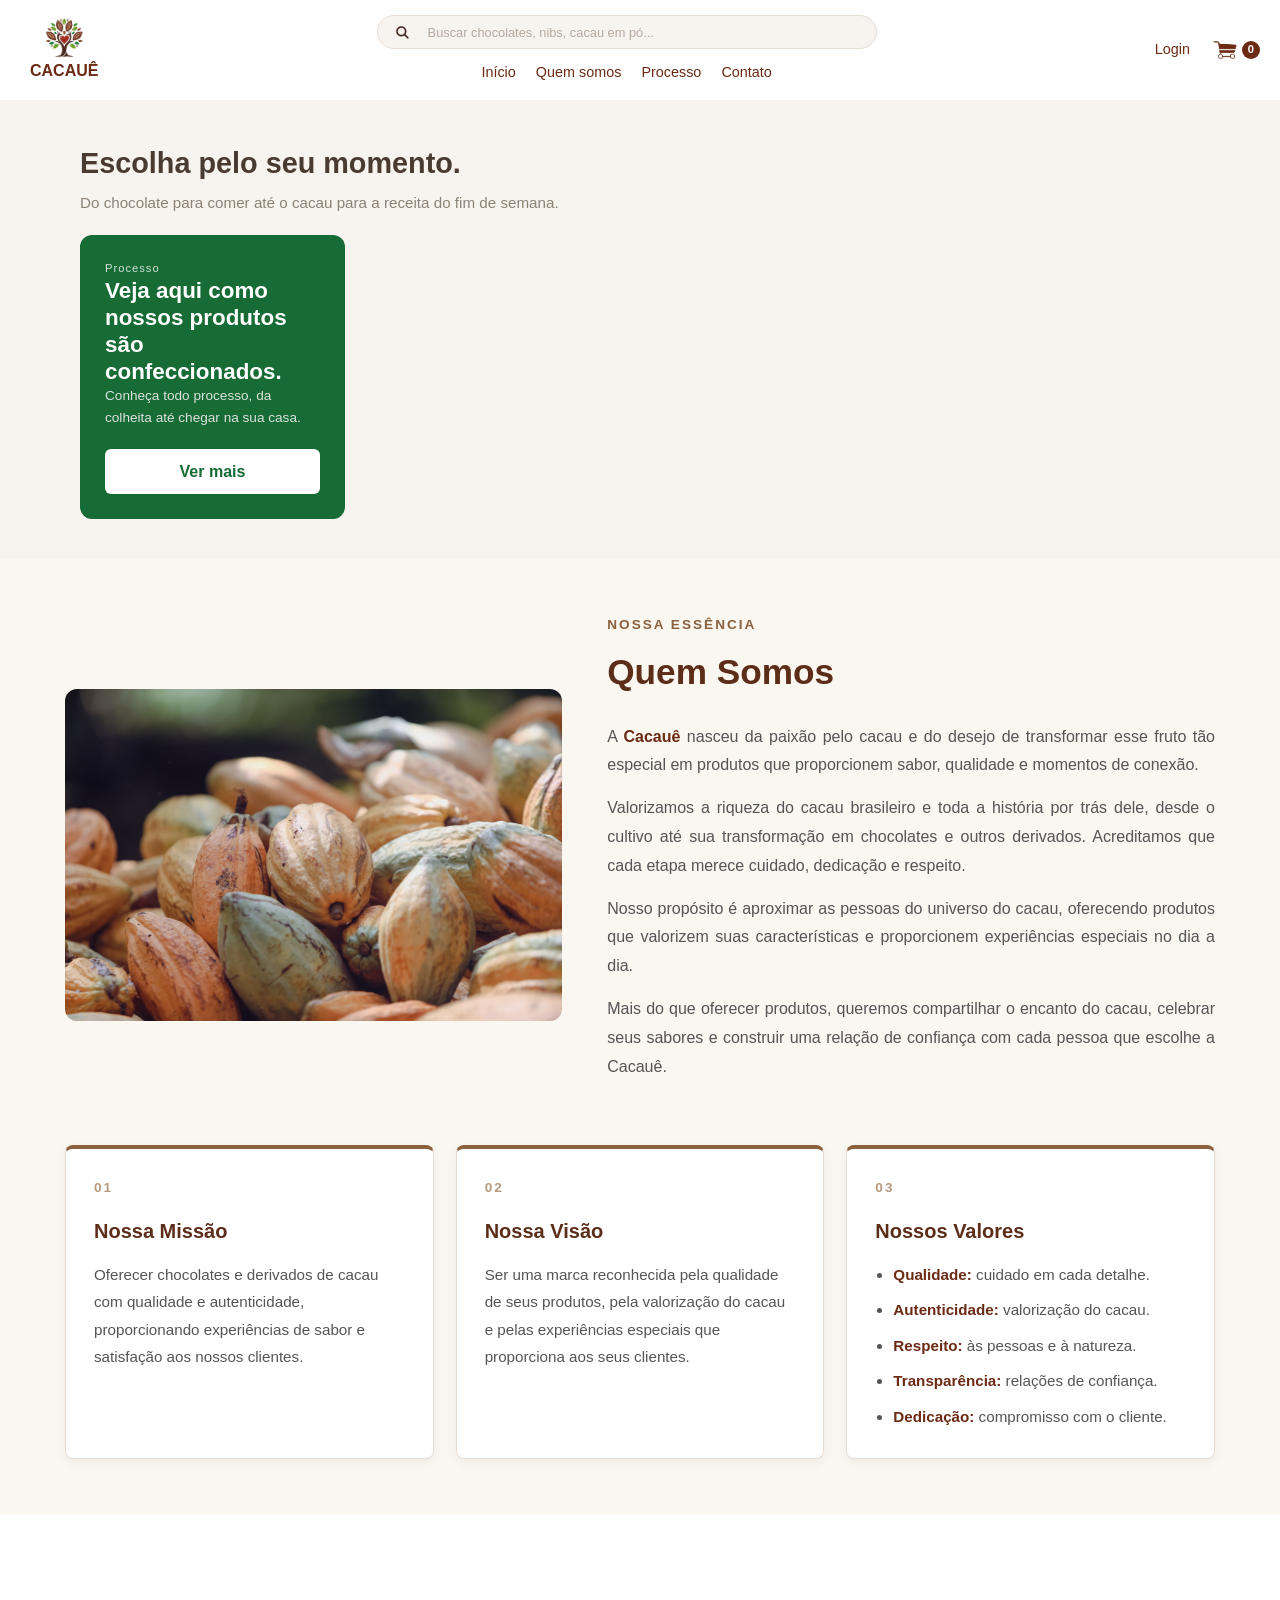
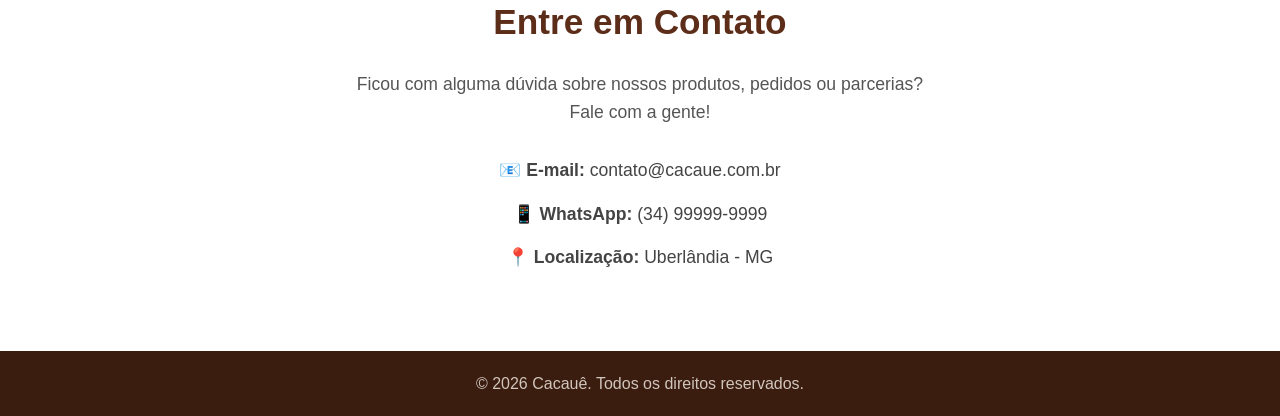
<file: index.html>
<!doctype html>
<html lang="pt-BR">
  <head>
    <meta charset="UTF-8" />
    <meta name="viewport" content="width=device-width, initial-scale=1.0" />
    <title>Cacauê pra você</title>
    <link rel="icon" href="./imagens/logo_Cacaue_arvore.png" />
    <link rel="stylesheet" href="styles.css" />
  </head>
  <body>
    <header>
      <div class="logo-cacaue">
        <img
          class="img-logo-cacaue"
          src="./imagens/logo_Cacaue_arvore.png"
          alt="Logo da Cacauê"
        />
        <h1 class="nome-logo-cacaue">CACAUÊ</h1>
      </div>

      <div class="header-centro">
        <div class="pesquisa-container">
          <img
            src="./imagens/Buscar.png"
            alt="Ícone de busca"
            class="pesquisa-icone"
          />
          <input
            type="text"
            placeholder="Buscar chocolates, nibs, cacau em pó..."
            class="pesquisa-input"
            id="campo-pesquisa"
          />
        </div>

        <nav class="menu-navegacao">
          <ul>
            <li><a href="index.html">Início</a></li>
            <li><a href="#quem-somos">Quem somos</a></li>
            <li><a href="processo.html">Processo</a></li>
            <li><a href="#contato">Contato</a></li>
          </ul>
        </nav>
      </div>

      <div class="header-direita">
        <a class="login-link" href="login.html">Login</a>
        <a href="carrinho.html" class="carrinho-link">
          <img
            class="img-carrinho"
            src="./imagens/carrinho.png"
            alt="Carrinho de Compras"
          />
          <span id="carrinho-contador" class="carrinho-contador-estilo">0</span>
        </a>
      </div>
    </header>

    <main>
      <section class="secao-produtos">
        <div class="produtos-header">
          <h2>Escolha pelo seu momento.</h2>
          <p>
            Do chocolate para comer até o cacau para a receita do fim de semana.
          </p>
          <!-- ================= Injeção dos cards de produtos via javascript ================= -->
          <div class="produtos-grid">
            <div class="card-destaque-vertical">
              <span class="sub-destaque">Processo</span>
              <h3>Veja aqui como nossos produtos são confeccionados.</h3>
              <p>Conheça todo processo, da colheita até chegar na sua casa.</p>
              <a href="processo.html" class="btn-ver-mais">Ver mais</a>
            </div>
          </div>
        </div>
      </section>

      <!-- ================= SEÇÃO QUEM SOMOS ================= -->
      <section id="quem-somos" class="secao-quem-somos">
        <div class="quem-somos-container">
          <div class="quem-somos-apresentacao">
            <img
              src="./imagens/Cacau_Quemsomos.jpg"
              alt="Logo da Cacauê"
              class="imagem-quem-somos"
            />

            <div class="quem-somos-texto">
              <span class="subtitulo-quem-somos">Nossa essência</span>
              <h2>Quem Somos</h2>

              <p>
                A <strong>Cacauê</strong> nasceu da paixão pelo cacau e do
                desejo de transformar esse fruto tão especial em produtos que
                proporcionem sabor, qualidade e momentos de conexão.
              </p>

              <p>
                Valorizamos a riqueza do cacau brasileiro e toda a história por
                trás dele, desde o cultivo até sua transformação em chocolates e
                outros derivados. Acreditamos que cada etapa merece cuidado,
                dedicação e respeito.
              </p>

              <p>
                Nosso propósito é aproximar as pessoas do universo do cacau,
                oferecendo produtos que valorizem suas características e
                proporcionem experiências especiais no dia a dia.
              </p>

              <p>
                Mais do que oferecer produtos, queremos compartilhar o encanto
                do cacau, celebrar seus sabores e construir uma relação de
                confiança com cada pessoa que escolhe a Cacauê.
              </p>
            </div>
          </div>

          <div class="institucional-cacaue">
            <article class="bloco-institucional">
              <span class="institucional-numero">01</span>
              <h3>Nossa Missão</h3>
              <p>
                Oferecer chocolates e derivados de cacau com qualidade e
                autenticidade, proporcionando experiências de sabor e satisfação
                aos nossos clientes.
              </p>
            </article>

            <article class="bloco-institucional">
              <span class="institucional-numero">02</span>
              <h3>Nossa Visão</h3>
              <p>
                Ser uma marca reconhecida pela qualidade de seus produtos, pela
                valorização do cacau e pelas experiências especiais que
                proporciona aos seus clientes.
              </p>
            </article>

            <article class="bloco-institucional">
              <span class="institucional-numero">03</span>
              <h3>Nossos Valores</h3>
              <ul>
                <li><strong>Qualidade:</strong> cuidado em cada detalhe.</li>
                <li><strong>Autenticidade:</strong> valorização do cacau.</li>
                <li><strong>Respeito:</strong> às pessoas e à natureza.</li>
                <li><strong>Transparência:</strong> relações de confiança.</li>
                <li><strong>Dedicação:</strong> compromisso com o cliente.</li>
              </ul>
            </article>
          </div>
        </div>
      </section>

      <!-- ================= SEÇÃO CONTATO ================= -->
      <section
        id="contato"
        class="secao-contato"
        style="
          padding: 80px 20px;
          background-color: #ffffff;
          text-align: center;
        "
      >
        <div style="max-width: 600px; margin: 0 auto">
          <h2
            style="
              color: var(--cor-marrom-principal, #3b1d10);
              font-size: 2.2rem;
              margin-bottom: 20px;
            "
          >
            Entre em Contato
          </h2>
          <p style="color: #555; font-size: 1.1rem; margin-bottom: 30px">
            Ficou com alguma dúvida sobre nossos produtos, pedidos ou parcerias?
            Fale com a gente!
          </p>
          <div
            style="
              display: flex;
              flex-direction: column;
              gap: 15px;
              font-size: 1.1rem;
              color: #444;
            "
          >
            <p>📧 <strong>E-mail:</strong> contato@cacaue.com.br</p>
            <p>📱 <strong>WhatsApp:</strong> (34) 99999-9999</p>
            <p>📍 <strong>Localização:</strong> Uberlândia - MG</p>
          </div>
        </div>
      </section>
    </main>

    <footer>
      <p>&copy; 2026 Cacauê. Todos os direitos reservados.</p>
    </footer>
    <script src="modal.js"></script>
    <script src="carrinho.js"></script>
    <script src="index.js"></script>
  </body>
</html>
</file>
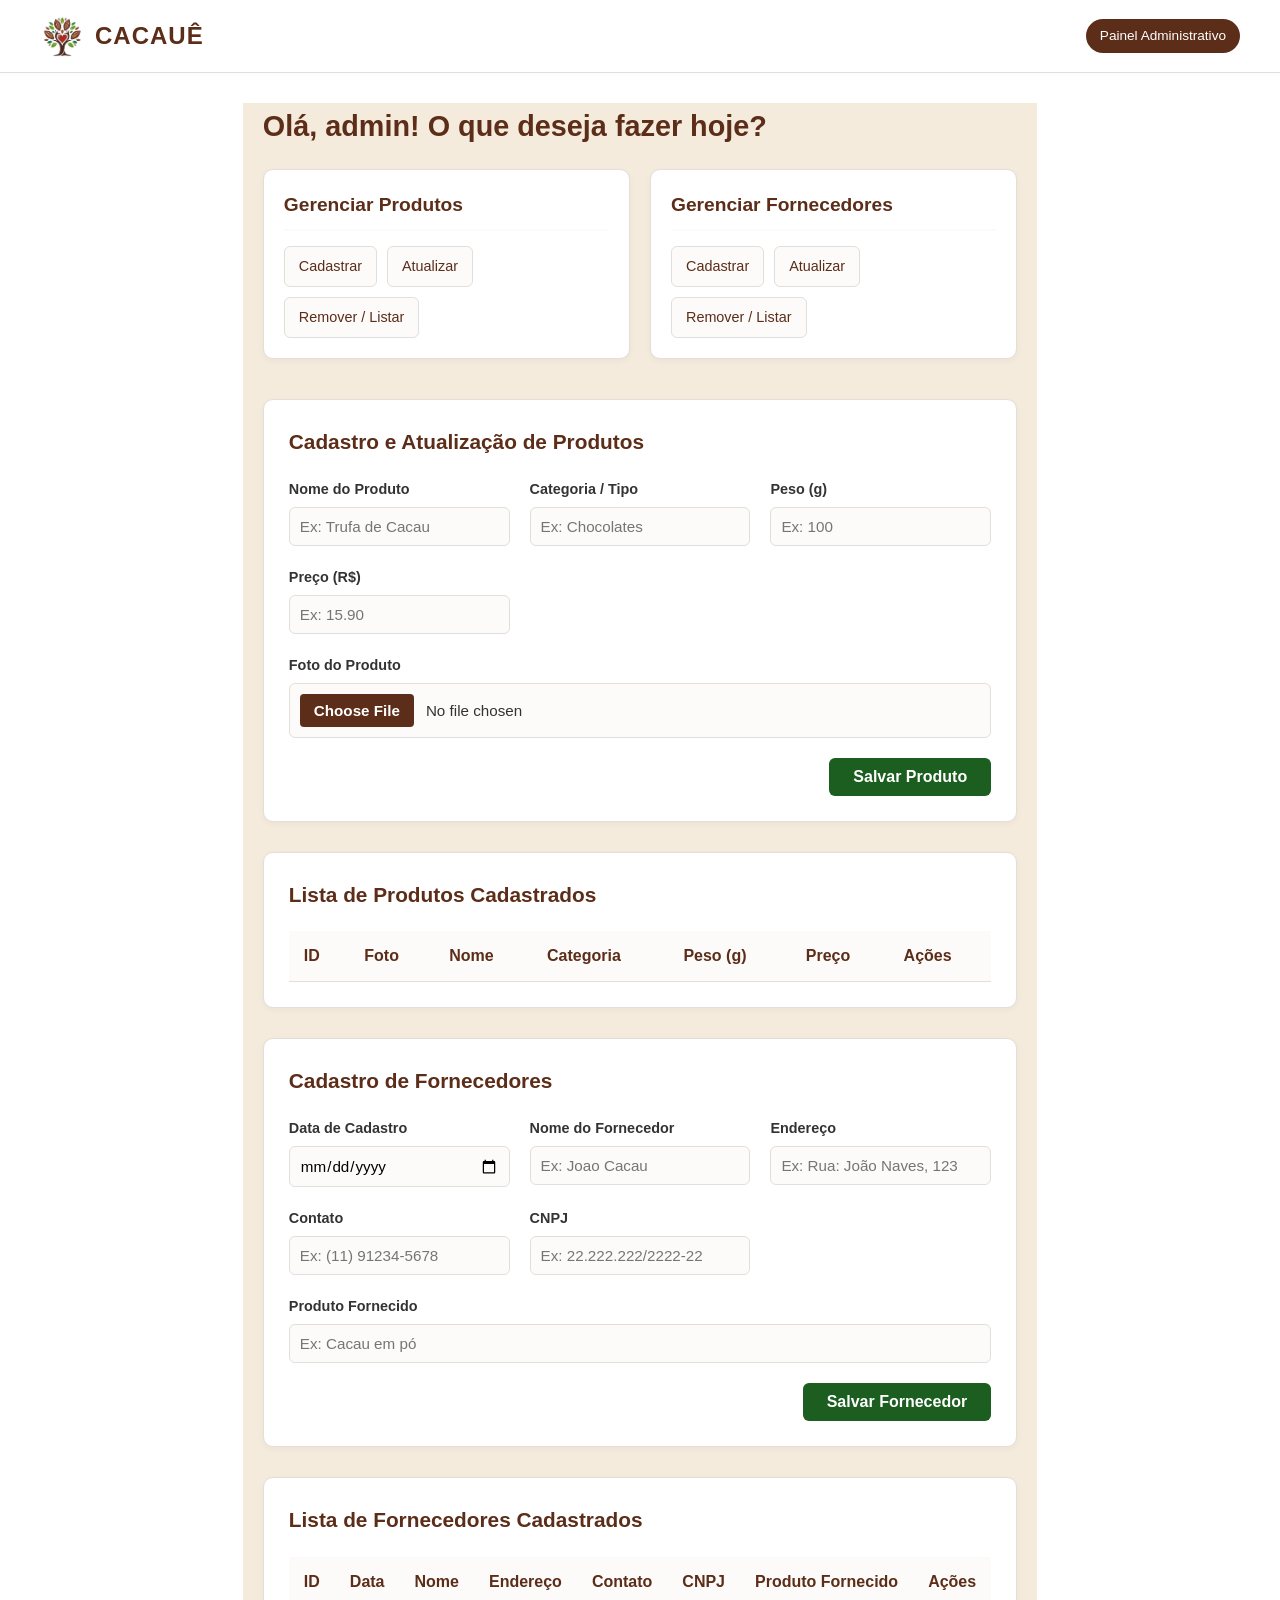
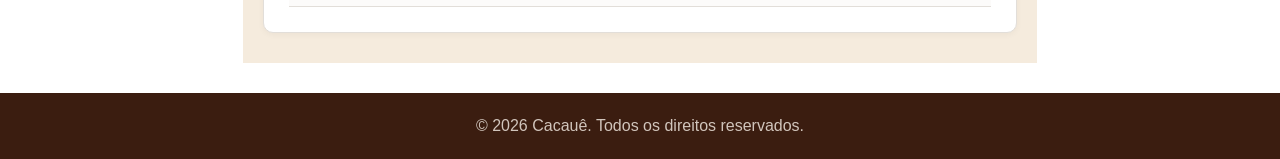
<file: admin.html>
<!doctype html>
<html lang="pt-BR">
  <head>
    <meta charset="UTF-8" />
    <meta name="viewport" content="width=device-width, initial-scale=1.0" />
    <title>Painel Administrativo - CACAUÊ</title>
    <link rel="icon" href="./imagens/logo_Cacaue_arvore.png" />
    <link rel="stylesheet" href="styles.css" />
  </head>
  <body>
    <!-- Cabeçalho Principal da Administração -->
    <header class="cabecalho-administrativo">
      <div class="bloco-logotipo">
        <img
          class="imagem-logo-arvore"
          src="./imagens/logo_Cacaue_arvore.png"
          alt="Logo da Cacauê"
        />
        <h1 class="titulo-logotipo">CACAUÊ</h1>
      </div>
      <a href="index.html" class="etiqueta-painel">Painel Administrativo</a>
    </header>

    <!-- Conteúdo Principal -->
    <main class="conteudo-principal">
      <section class="secao-boas-vindas">
        <h2>Olá, admin! O que deseja fazer hoje?</h2>
      </section>

      <!-- Menu de Navegação e Ações Rápidas -->
      <nav class="menu-acoes-rapidas">
        <div class="cartao-menu">
          <h3>Gerenciar Produtos</h3>
          <ul class="lista-opcoes-menu">
            <li>
              <a href="#secao-formulario-produto" class="botao-acao-menu"
                >Cadastrar</a
              >
            </li>
            <li>
              <a href="#tabela-produtos" class="botao-acao-menu">Atualizar</a>
            </li>
            <li>
              <a href="#tabela-produtos" class="botao-acao-menu"
                >Remover / Listar</a
              >
            </li>
          </ul>
        </div>
        <div class="cartao-menu">
          <h3>Gerenciar Fornecedores</h3>
          <ul class="lista-opcoes-menu">
            <li>
              <a href="#secao-formulario-fornecedor" class="botao-acao-menu"
                >Cadastrar</a
              >
            </li>
            <li>
              <a href="#tabela-fornecedores" class="botao-acao-menu"
                >Atualizar</a
              >
            </li>
            <li>
              <a href="#tabela-fornecedores" class="botao-acao-menu"
                >Remover / Listar</a
              >
            </li>
          </ul>
        </div>
      </nav>

      <!-- ================= SEÇÃO DE PRODUTOS ================= -->
      <section id="secao-formulario-produto" class="secao-formulario">
        <h3>Cadastro e Atualização de Produtos</h3>
        <form id="form-produto" class="formulario-em-grade" novalidate>
          <div class="grupo-campo-formulario">
            <label for="campo-nome-produto">Nome do Produto</label>
            <input
              type="text"
              id="campo-nome-produto"
              placeholder="Ex: Trufa de Cacau"
              required
            />
            <span class="mensagem-erro" id="erro-produto"
              >Campo obrigatório</span
            >
          </div>

          <div class="grupo-campo-formulario">
            <label for="campo-categoria">Categoria / Tipo</label>
            <input
              type="text"
              id="campo-categoria"
              placeholder="Ex: Chocolates"
              required
            />
            <span class="mensagem-erro" id="erro-categoria"
              >Campo obrigatório</span
            >
          </div>

          <div class="grupo-campo-formulario">
            <label for="campo-peso">Peso (g)</label>
            <input type="text" id="campo-peso" placeholder="Ex: 100" required />
            <span class="mensagem-erro" id="erro-peso">Campo obrigatório</span>
          </div>

          <div class="grupo-campo-formulario">
            <label for="campo-preco">Preço (R$)</label>
            <input
              type="text"
              id="campo-preco"
              step="0.01"
              placeholder="Ex: 15.90"
            />
            <span class="mensagem-erro" id="erro-preco">Campo obrigatório</span>
          </div>

          <div class="grupo-campo-formulario largura">
            <label for="campo-img">Foto do Produto</label>
            <input type="file" id="campo-img" accept="image/*" />
          </div>

          <div class="rodape-formulario">
            <button
              type="submit"
              id="botao-salvar-produto"
              class="botao-salvar-registro"
            >
              Salvar Produto
            </button>
          </div>
        </form>
      </section>

      <!-- Tabela de Produtos -->
      <section class="secao-tabela">
        <h3>Lista de Produtos Cadastrados</h3>
        <div class="container-tabela-responsiva">
          <table id="tabela-produtos" class="tabela-administrativa">
            <thead>
              <tr>
                <th>ID</th>
                <th>Foto</th>
                <th>Nome</th>
                <th>Categoria</th>
                <th>Peso (g)</th>
                <th>Preço</th>
                <th>Ações</th>
              </tr>
            </thead>
            <tbody></tbody>
          </table>
        </div>
      </section>

      <!-- ================= SEÇÃO DE FORNECEDORES ================= -->
      <section id="secao-formulario-fornecedor" class="secao-formulario">
        <h3>Cadastro de Fornecedores</h3>
        <form id="form-fornecedor" class="formulario-em-grade" novalidate>
          <div class="grupo-campo-formulario">
            <label for="campo-data-cadastro">Data de Cadastro</label>
            <input
              type="date"
              id="campo-data-cadastro"
              placeholder="YYYY-MM-DD"
              required
            />
            <span class="mensagem-erro" id="erro-data-cadastro"
              >Campo obrigatório</span
            >
          </div>

          <div class="grupo-campo-formulario">
            <label for="campo-nome-fornecedor">Nome do Fornecedor</label>
            <input
              type="text"
              id="campo-nome-fornecedor"
              placeholder="Ex: Joao Cacau"
              required
            />
            <span class="mensagem-erro" id="erro-nome-fornecedor"
              >Campo obrigatório</span
            >
          </div>

          <div class="grupo-campo-formulario">
            <label for="campo-endereco-fornecedor">Endereço</label>
            <input
              type="text"
              id="campo-endereco-fornecedor"
              placeholder="Ex: Rua: João Naves, 123"
              required
            />
            <span class="mensagem-erro" id="erro-endereco-fornecedor"
              >Campo obrigatório</span
            >
          </div>

          <div class="grupo-campo-formulario">
            <label for="campo-contato">Contato</label>
            <input
              type="text"
              id="campo-contato"
              placeholder="Ex: (11) 91234-5678"
              required
            />
            <span class="mensagem-erro" id="erro-contato"
              >Campo obrigatório</span
            >
          </div>

          <div class="grupo-campo-formulario">
            <label for="campo-cnpj">CNPJ</label>
            <input
              type="text"
              id="campo-cnpj"
              placeholder="Ex: 22.222.222/2222-22"
            />
            <span class="mensagem-erro" id="erro-cnpj">Campo obrigatório</span>
          </div>

          <div class="grupo-campo-formulario largura">
            <label for="campo-produto-fornecido">Produto Fornecido</label>
            <input
              type="text"
              id="campo-produto-fornecido"
              placeholder="Ex: Cacau em pó"
            />
            <span class="mensagem-erro" id="erro-produto-fornecido"
              >Campo obrigatório</span
            >
          </div>

          <div class="rodape-formulario">
            <button
              type="submit"
              id="botao-salvar-fornecedor"
              class="botao-salvar-registro"
            >
              Salvar Fornecedor
            </button>
          </div>
        </form>
      </section>

      <!-- Tabela de Fornecedores -->
      <section class="secao-tabela">
        <h3>Lista de Fornecedores Cadastrados</h3>
        <div class="container-tabela-responsiva">
          <table id="tabela-fornecedores" class="tabela-administrativa">
            <thead>
              <tr>
                <th>ID</th>
                <th>Data</th>
                <th>Nome</th>
                <th>Endereço</th>
                <th>Contato</th>
                <th>CNPJ</th>
                <th>Produto Fornecido</th>
                <th>Ações</th>
              </tr>
            </thead>
            <tbody id="tabela-corpo">
              <!-- O código será ijetado pelo js -->
            </tbody>
          </table>
        </div>
      </section>
    </main>
    <footer>
      <p>&copy; 2026 Cacauê. Todos os direitos reservados.</p>
    </footer>
    <script src="modal.js"></script>
    <script src="admin.js"></script>
  </body>
</html>
</file>
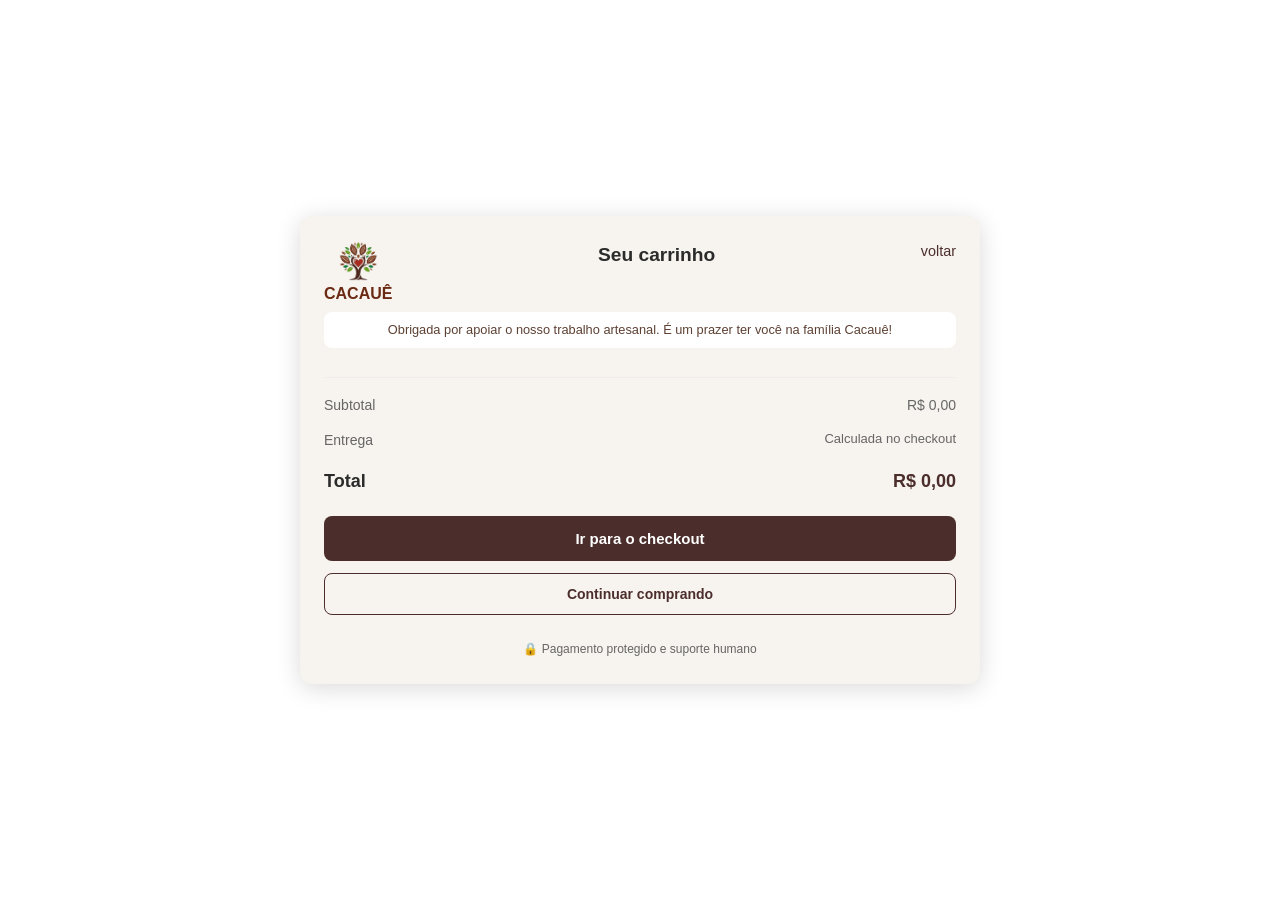
<file: carrinho.html>
<!DOCTYPE html>
<html lang="pt-BR">
<head>
    <meta charset="UTF-8" />
    <meta name="viewport" content="width=device-width, initial-scale=1.0" />
    <title>Carrinho</title>
    <link rel="icon" href="./imagens/logo_Cacaue_arvore.png" />
    <link rel="stylesheet" href="styles.css" />
</head>

<body style="margin: 0; min-height: 100vh; display: flex; justify-content: center; align-items: center; background-color: #ffffff;">
    <div id="destaque-carrinho" class="destaque-carrinho">
  <!-- Cabeçalho do Carrinho -->
  <div class="carrinho-cabecalho">
    <div class="logo-cacaue">
        <img
          class="img-logo-cacaue"
          src="./imagens/logo_Cacaue_arvore.png"
          alt="Logo da Cacauê"
        />
        <h1 class="nome-logo-cacaue">CACAUÊ</h1>
      </div>
    <h2>Seu carrinho</h2>
    <a href="index.html" class="link-voltar">voltar</a>
  </div>

  <div class="agradecimento-container">
    <p class="agradecimento-texto">Obrigada por apoiar o nosso trabalho artesanal. É um prazer ter você na família Cacauê!</p>
  </div>

  <!-- Lista de Itens do Carrinho (Dinâmico via JS) -->
  <div id="carrinho-lista-itens" class="carrinho-lista-itens">
    <!-- Os cards de produtos injetados pelo JS virão aqui -->
  </div>

  <!-- Total -->
  <div class="carrinho-rodape">
    <div class="linha-total">
      <span>Subtotal</span>
      <span id="carrinho-subtotal">R$ 54,80</span>
    </div>
    <div class="linha-total">
      <span>Entrega</span>
      <span class="entrega-info">Calculada no checkout</span>
    </div>
    <div class="linha-total total-geral">
      <span>Total</span>
      <span id="carrinho-total">R$ 54,80</span>
    </div>

    <button class="botao-checkout" onclick="finalizarCompraWhatsApp()">
       Ir para o checkout
    </button>
    <button class="botao-continuar" onclick="window.location.href='index.html'">
        Continuar comprando
    </button>

    <div class="seguranca-info">
      <small>🔒 Pagamento protegido e suporte humano</small>
    </div>
  </div>
</div>
<script src="modal.js"></script>
<script src="carrinho.js"></script>
</body>
</html>
</file>
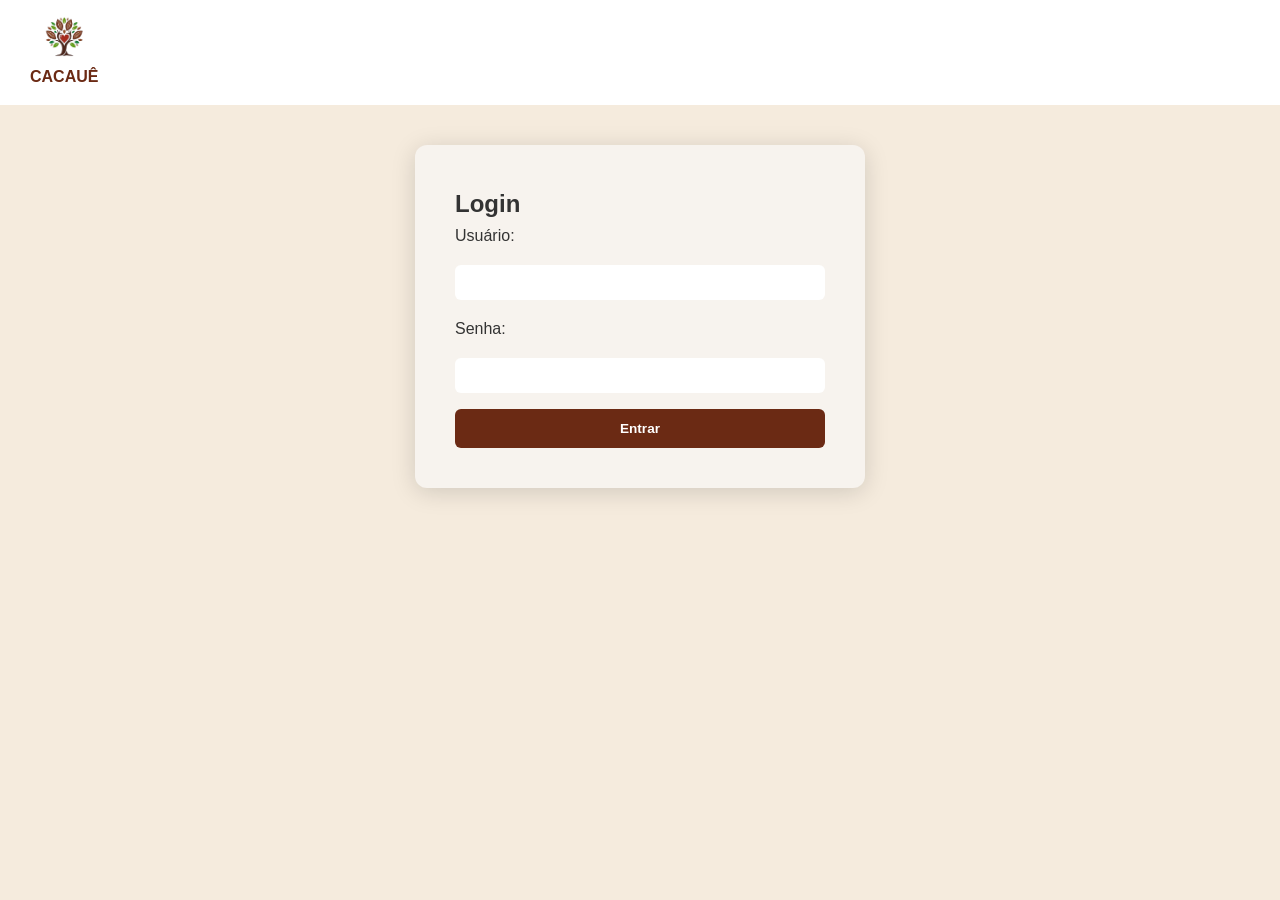
<file: login.html>
<!doctype html>
<html lang="pt-BR">
  <head>
    <meta charset="UTF-8" />
    <meta name="viewport" content="width=device-width, initial-scale=1.0" />
    <title>Cacauê-ADM</title>
    <link rel="icon" href="./imagens/logo_Cacaue_arvore.png" />
    <link rel="stylesheet" href="styles.css" />
  </head>
  <body style="background-color: #ffffff">
    <header>
      <div class="logo-cacaue">
        <a href="index.html">
          <img
            class="img-logo-cacaue"
            src="./imagens/logo_Cacaue_arvore.png"
            alt="Logo da Cacauê"
          />
        </a>
        <h1 class="nome-logo-cacaue">CACAUÊ</h1>
      </div>
    </header>

    <main>
      <section class="secao-login">
        <div class="login-container">
          <h2>Login</h2>

          <form id="login-form">
            <label for="username">Usuário:</label>
            <input type="text" id="username" name="username" required />

            <label for="password">Senha:</label>
            <input type="password" id="password" name="password" required />

            <button class="botao-login" type="submit">Entrar</button>
          </form>
        </div>
      </section>
    </main>
    <script src="modal.js"></script>
    <script src="login.js"></script>
  </body>
</html>
</file>
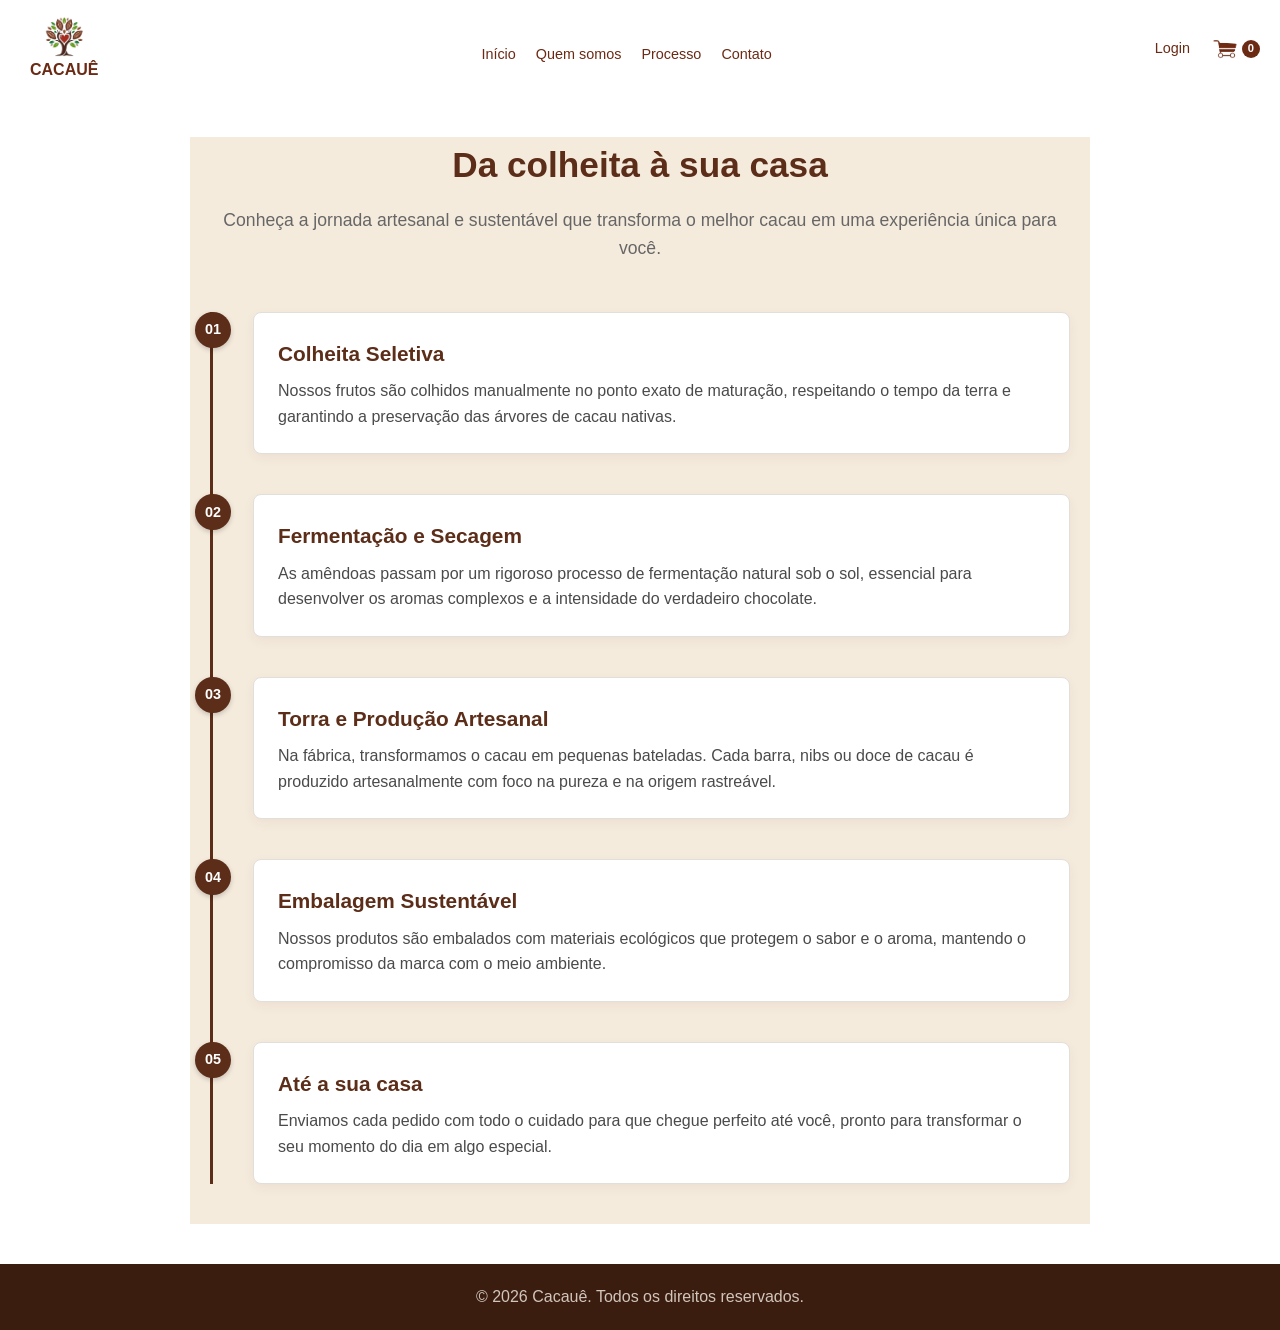
<file: processo.html>
<!doctype html>
<html lang="pt-BR">
  <head>
    <meta charset="UTF-8" />
    <meta name="viewport" content="width=device-width, initial-scale=1.0" />
    <title>Processo - CACAUÊ</title>
    <link rel="icon" href="./imagens/logo_Cacaue_arvore.png" />
    <link rel="stylesheet" href="styles.css" />
  </head>
  <body>
    <header>
      <div class="logo-cacaue">
        <img
          class="img-logo-cacaue"
          src="./imagens/logo_Cacaue_arvore.png"
          alt="Logo da Cacauê"
        />
        <h1 class="nome-logo-cacaue">CACAUÊ</h1>
      </div>

      <div class="header-centro">
        <nav class="menu-navegacao">
          <ul>
            <li><a href="index.html">Início</a></li>
            <li><a href="#quem-somos">Quem somos</a></li>
            <li><a href="processo.html">Processo</a></li>
            <li><a href="index.html#contato">Contato</a></li>
          </ul>
        </nav>
      </div>

      <div class="header-direita">
        <a class="login-link" href="login.html">Login</a>
        <a href="carrinho.html" class="carrinho-link">
          <img
            class="img-carrinho"
            src="./imagens/carrinho.png"
            alt="Carrinho de Compras"
          />
          <span id="carrinho-contador" class="carrinho-contador-estilo">0</span>
        </a>
      </div>
    </header>

    <!-- Conteúdo Principal do Processo -->
    <main class="conteudo-principal-processo">
      <section class="secao-cabecalho-processo">
        <h2>Da colheita à sua casa</h2>
        <p>
          Conheça a jornada artesanal e sustentável que transforma o melhor
          cacau em uma experiência única para você.
        </p>
      </section>

      <!-- Linha do Tempo / Etapas do Processo -->
      <div class="timeline-processo">
        <!-- Etapa 1 -->
        <div class="passo-processo">
          <div class="numero-passo">01</div>
          <div class="conteudo-passo">
            <h3>Colheita Seletiva</h3>
            <p>
              Nossos frutos são colhidos manualmente no ponto exato de
              maturação, respeitando o tempo da terra e garantindo a preservação
              das árvores de cacau nativas.
            </p>
          </div>
        </div>

        <!-- Etapa 2 -->
        <div class="passo-processo">
          <div class="numero-passo">02</div>
          <div class="conteudo-passo">
            <h3>Fermentação e Secagem</h3>
            <p>
              As amêndoas passam por um rigoroso processo de fermentação natural
              sob o sol, essencial para desenvolver os aromas complexos e a
              intensidade do verdadeiro chocolate.
            </p>
          </div>
        </div>

        <!-- Etapa 3 -->
        <div class="passo-processo">
          <div class="numero-passo">03</div>
          <div class="conteudo-passo">
            <h3>Torra e Produção Artesanal</h3>
            <p>
              Na fábrica, transformamos o cacau em pequenas bateladas. Cada
              barra, nibs ou doce de cacau é produzido artesanalmente com foco
              na pureza e na origem rastreável.
            </p>
          </div>
        </div>

        <!-- Etapa 4 -->
        <div class="passo-processo">
          <div class="numero-passo">04</div>
          <div class="conteudo-passo">
            <h3>Embalagem Sustentável</h3>
            <p>
              Nossos produtos são embalados com materiais ecológicos que
              protegem o sabor e o aroma, mantendo o compromisso da marca com o
              meio ambiente.
            </p>
          </div>
        </div>

        <!-- Etapa 5 -->
        <div class="passo-processo">
          <div class="numero-passo">05</div>
          <div class="conteudo-passo">
            <h3>Até a sua casa</h3>
            <p>
              Enviamos cada pedido com todo o cuidado para que chegue perfeito
              até você, pronto para transformar o seu momento do dia em algo
              especial.
            </p>
          </div>
        </div>
      </div>
    </main>
    <footer>
      <p>&copy; 2026 Cacauê. Todos os direitos reservados.</p>
    </footer>
  </body>
</html>
</file>
<file: styles.css>
* {
  margin: 0;
  padding: 0;
  box-sizing: border-box;
  font-family: "Segoe UI", Tahoma, Geneva, Verdana, sans-serif;
}

:root {
  --cor-fundo-site: #fcfbfa;
  --cor-fundo-cartao: #ffffff;
  --cor-marrom-principal: #5c2d18;
  --cor-verde-destaque: #1b5e20;
  --cor-texto-principal: #333333;
  --cor-borda-sutil: #e2ded9;
}

html {
  height: 100%;
}
body {
  background-color: #fff;
  color: #333;
  line-height: 1.6;
  display: flex;
  flex-direction: column;
  height: 100%;
}

main {
  flex: 1;
}

header {
  display: flex;
  justify-content: space-between;
  align-items: center;
  padding: 15px 30px;
  background-color: #fff;
}

.header-centro {
  display: flex;
  flex-direction: column;
  align-items: center;
  flex: 1;
  max-width: 600px;
  margin: 0 20px;
}

.logo-cacaue {
  display: flex;
  flex-direction: column;
  align-items: center;
}

.img-logo-cacaue {
  width: 100%;
  height: auto;
  max-width: 45px;
}

.nome-logo-cacaue {
  color: #6b2a14;
  font-size: 1rem;
}

.pesquisa-container {
  display: flex;
  align-items: center;

  background-color: #f7f3ee;
  border: 1px solid #e6ded6;
  border-radius: 30px;
  padding: 8px 16px;
  width: 100%;
  max-width: 500px;
  box-sizing: border-box;
}

.pesquisa-input {
  border: none;
  background: transparent;
  outline: none;
  font-size: 0.8rem;
  color: #4a3b32;
  width: 300px;
}

.pesquisa-icone {
  width: 16px;
  height: 16px;
  margin-right: 18px;
  cursor: pointer;
}

.pesquisa-input::placeholder {
  color: #b5aaa0;
}

.menu-navegacao ul {
  display: flex;
  list-style: none;
  gap: 20px;
  margin-top: 10px;
}

.menu-navegacao a {
  text-decoration: none;
  color: #6b2a14;
  font-size: 0.9rem;
  font-weight: 500;
}

.menu-navegacao,
.login-link,
a:hover {
  color: #aa541e;
}

.header-direita {
  display: flex;
  align-items: center;
}

.img-carrinho {
  width: 50px;
  height: auto;
}

.carrinho-link {
  position: relative;
  display: inline-flex;
  align-items: center;
  text-decoration: none;
}

.carrinho-contador-estilo {
  position: absolute;
  right: -10px;
  background-color: #6b2a14;
  color: white;
  font-size: 0.7rem;
  font-weight: bold;
  width: 18px;
  height: 18px;
  border-radius: 50%;
  display: flex;
  align-items: center;
  justify-content: center;
}

.login-link {
  margin-right: 10px;
  text-decoration: none;
  color: #6b2a14;
  font-size: 0.9rem;
  font-weight: 500;
}

main {
  background-color: #f5ebdd;
}

.secao-produtos {
  padding: 40px 80px;
  background-color: #f7f3ee;
}

.produtos-header h2 {
  font-size: 1.8rem;
  color: #4a3b32;
  margin-bottom: 5px;
}

.produtos-header p {
  color: #8c8275;
  font-size: 0.95rem;
  margin-bottom: 20px;
}

/* Grid (3 colunas de produtos + 1 coluna de destaque) */
.produtos-grid {
  display: grid;
  grid-template-columns: repeat(4, 1fr);
  gap: 20px;
}

/* Estilo do Card de Produto Individual */
.card-produto {
  background-color: #fff;
  border-radius: 12px;
  padding: 15px;
  border: 1px solid #e6ded6;
  display: flex;
  flex-direction: column;
  gap: 10px;
}

.img-produto {
  width: 100%;
  height: 180px;
  object-fit: cover;
  border-radius: 8px;
}

.tag-origem {
  font-size: 0.7rem;
  color: #2e6930;
  background-color: #e8f4e9;
  padding: 2px 8px;
  border-radius: 4px;
  width: fit-content;
}

.card-produto h4 {
  font-size: 1rem;
  color: #4a3b32;
}

.categoria {
  font-size: 0.8rem;
  color: #8c8275;
}

.preco {
  font-size: 1rem;
  font-weight: bold;
  color: #4a3b32;
}

.btn-comprar {
  background-color: #6b2a14;
  color: #fff;
  border: none;
  padding: 10px;
  border-radius: 6px;
  cursor: pointer;
  font-weight: bold;
  font-size: 0.85rem;
  transition: background 0.2s;
}

.btn-comprar:hover {
  background-color: #52200f;
}

.card-destaque-vertical {
  background-color: #176b35;
  color: #fff;
  border-radius: 12px;
  padding: 25px;
  display: flex;
  flex-direction: column;
  justify-content: space-between;
}

.sub-destaque {
  font-size: 0.7rem;
  letter-spacing: 1px;
  opacity: 0.8;
}

.card-destaque-vertical h3 {
  font-size: 1.4rem;
  line-height: 1.2;
}

.card-destaque-vertical p {
  font-size: 0.85rem;
  opacity: 0.9;
  color: #f0f0f0;
}

.btn-ver-mais {
  background-color: #fff;
  color: #176b35;
  border: none;
  padding: 10px;
  border-radius: 6px;
  font-weight: bold;
  cursor: pointer;
  text-align: center;
  text-decoration: none;
}

/*Carrinho*/

.destaque-carrinho {
  width: 100%;
  max-width: 680px;
  max-height: 90vh; /* Ocupa no máximo 90% da altura da tela */
  background-color: #f7f3ee;
  border-radius: 12px;
  box-shadow: 0 4px 24px rgba(0, 0, 0, 0.15);
  font-family: "Inter", sans-serif;
  display: flex;
  flex-direction: column;
  overflow: hidden;
  box-sizing: border-box;
  padding: 24px;
}

/* Cabeçalho do Carrinho */
.carrinho-cabecalho {
  display: flex;
  justify-content: space-between;
  margin-bottom: 5px;
}

.carrinho-cabecalho h2 {
  font-size: 1.2rem;
  font-weight: 700;
  color: #2b2b2b;
  margin: 0;
}
.link-voltar {
  text-decoration: none;
  color: #4b2e2b;
  font-size: 0.9rem;
  font-weight: 500;
}

.agradecimento-container {
  background-color: #ffffff;
  border-radius: 8px;
  padding: 8px;
  margin-bottom: 5px;
  text-align: center;
}

.agradecimento-texto {
  font-size: 0.8rem;
  color: #5c4033;
  font-weight: 500;
}

.barra-progresso-fundo {
  width: 100%;
  height: 6px;
  background-color: #ffffff;
  border-radius: 3px;
  overflow: hidden;
}

.barra-progresso-fill {
  height: 100%;
  background-color: #4b2e2b;
  border-radius: 3px;
}

/* Lista de Itens */
.carrinho-lista-itens {
  display: flex;
  flex-direction: column;
  gap: 16px;
  max-height: 320px;
  overflow-y: auto;
  margin-bottom: 24px;
  padding-right: 4px;
}

/* Card Individual do Item no Carrinho */
.carrinho-item {
  display: flex;
  align-items: center;
  gap: 12px;
  padding-bottom: 16px;
  border-bottom: 1px solid #f0f0f0;
}

.carrinho-item-imagem {
  width: 64px;
  height: 64px;
  object-fit: cover;
  border-radius: 8px;
  background-color: #f9f9f9;
}

.carrinho-item-detalhes {
  flex: 1;
  display: flex;
  flex-direction: column;
  gap: 4px;
}

.carrinho-item-titulo {
  font-size: 14px;
  font-weight: 600;
  color: #2b2b2b;
  margin: 0;
}

.carrinho-item-peso {
  font-size: 12px;
  color: #888;
}

.carrinho-item-controles {
  display: flex;
  align-items: center;
  gap: 12px;
  margin-top: 6px;
}

/* Seletor de Quantidade (+ e -) */
.quantidade-controle {
  display: flex;
  align-items: center;
  border: 1px solid #ddd;
  border-radius: 6px;
  overflow: hidden;
  background-color: #fff;
}

.quantidade-controle button {
  background: none;
  border: none;
  padding: 4px 10px;
  cursor: pointer;
  font-size: 14px;
  color: #555;
}

.quantidade-controle button:hover {
  background-color: #f5f5f5;
}

.quantidade-valor {
  font-size: 13px;
  font-weight: 600;
  padding: 0 4px;
  min-width: 16px;
  text-align: center;
}

.botao-remover {
  background: none;
  border: none;
  font-size: 12px;
  color: #999;
  cursor: pointer;
  padding: 0;
}

.botao-remover:hover {
  color: #d9534f;
  text-decoration: underline;
}

.carrinho-item-preco {
  font-size: 14px;
  font-weight: 700;
  color: #2b2b2b;
  white-space: nowrap;
}

.carrinho-rodape {
  display: flex;
  flex-direction: column;
  gap: 12px;
  border-top: 1px solid #eee;
  padding-top: 16px;
}

.linha-total {
  display: flex;
  justify-content: space-between;
  font-size: 14px;
  color: #666;
}

.entrega-info {
  font-size: 13px;
}

.total-geral {
  font-size: 18px;
  font-weight: 700;
  color: #2b2b2b;
  margin-top: 4px;
}

.total-geral span:last-child {
  color: #4b2e2b;
}

/* Botões de Ação */
.botao-checkout {
  width: 100%;
  background-color: #4b2e2b;
  color: #ffffff;
  border: none;
  border-radius: 8px;
  padding: 14px;
  font-size: 15px;
  font-weight: 600;
  cursor: pointer;
  transition: background-color 0.2s;
  margin-top: 8px;
}

.botao-checkout:hover {
  background-color: #38211f;
}

.botao-continuar {
  width: 100%;
  background-color: transparent;
  color: #4b2e2b;
  border: 1px solid #4b2e2b;
  border-radius: 8px;
  padding: 12px;
  font-size: 14px;
  font-weight: 600;
  cursor: pointer;
  transition: background-color 0.2s;
}

.botao-continuar:hover {
  background-color: #f7f3ee;
}

/* Informações de Segurança */
.seguranca-info {
  text-align: center;
  margin-top: 8px;
  color: #666;
}

.seguranca-info small {
  font-size: 12px;
}

/*login*/
.login-container {
  width: 450px;
  max-width: 500px;
  margin: 40px auto;
  padding: 40px;
  background-color: #f7f3ee;
  border-radius: 12px;
  box-shadow: 0 4px 24px rgba(0, 0, 0, 0.15);
}

#login-form {
  display: flex;
  flex-direction: column;
  gap: 16px;
}

#login-form input {
  padding: 10px;
  border: none;
  border-radius: 6px;
  font-size: 0.8rem;
}

.botao-login {
  background-color: #6b2a14;
  color: #fff;
  border: none;
  padding: 12px;
  border-radius: 6px;
  cursor: pointer;
  font-weight: bold;
  font-size: 0.85rem;
  transition: background 0.2s;
}

.cadastre-se {
  text-align: center;
  font-size: 0.8rem;
  color: #4a3b32;
  text-decoration: none;
}

/* Cabeçalho */
.cabecalho-administrativo {
  display: flex;
  justify-content: space-between;
  align-items: center;
  padding: 15px 40px;
  background-color: var(--cor-fundo-cartao);
  border-bottom: 1px solid var(--cor-borda-sutil);
  box-shadow: 0 2px 4px rgba(0, 0, 0, 0.02);
}

.bloco-logotipo {
  display: flex;
  align-items: center;
  gap: 10px;
}

.imagem-logo-arvore {
  width: 45px;
  height: auto;
}

.titulo-logotipo {
  font-size: 1.5rem;
  color: var(--cor-marrom-principal);
  letter-spacing: 1px;
}

.etiqueta-painel {
  background-color: var(--cor-marrom-principal);
  color: #fff;
  padding: 6px 14px;
  border-radius: 20px;
  font-size: 0.85rem;
  text-decoration: none;
}

/* Estrutura Principal */
.conteudo-principal {
  max-width: 1100px;
  margin: 30px auto;
  padding: 0 20px;
}

.secao-boas-vindas h2 {
  color: var(--cor-marrom-principal);
  font-size: 1.8rem;
  margin-bottom: 20px;
}

/* Menu de Ações (Grid de Cards) */
.menu-acoes-rapidas {
  display: grid;
  grid-template-columns: repeat(auto-fit, minmax(280px, 1fr));
  gap: 20px;
  margin-bottom: 40px;
}

.cartao-menu {
  background-color: var(--cor-fundo-cartao);
  padding: 20px;
  border-radius: 10px;
  border: 1px solid var(--cor-borda-sutil);
  box-shadow: 0 2px 6px rgba(0, 0, 0, 0.04);
}

.cartao-menu h3 {
  color: var(--cor-marrom-principal);
  margin-bottom: 15px;
  font-size: 1.2rem;
  border-bottom: 2px solid var(--cor-fundo-site);
  padding-bottom: 8px;
}

.lista-opcoes-menu {
  list-style: none;
  display: flex;
  gap: 10px;
  flex-wrap: wrap;
}

.botao-acao-menu {
  display: inline-block;
  text-decoration: none;
  background-color: var(--cor-fundo-site);
  color: var(--cor-marrom-principal);
  padding: 8px 14px;
  border-radius: 6px;
  font-size: 0.9rem;
  border: 1px solid var(--cor-borda-sutil);
  transition: all 0.2s ease;
}

.botao-acao-menu:hover {
  background-color: var(--cor-marrom-principal);
  color: #fff;
  border-color: var(--cor-marrom-principal);
}

/*--------------------------Formulario-------------------------*/
/* Formulário em Grade (Grid) */
.secao-formulario,
.secao-tabela {
  background-color: var(--cor-fundo-cartao);
  padding: 25px;
  border-radius: 10px;
  border: 1px solid var(--cor-borda-sutil);
  margin-bottom: 30px;
  box-shadow: 0 2px 6px rgba(0, 0, 0, 0.04);
}

.secao-formulario h3,
.secao-tabela h3 {
  color: var(--cor-marrom-principal);
  margin-bottom: 20px;
  font-size: 1.3rem;
}

.formulario-em-grade {
  display: grid;
  grid-template-columns: repeat(auto-fit, minmax(220px, 1fr));
  gap: 20px;
}

.grupo-campo-formulario {
  display: flex;
  flex-direction: column;
  gap: 6px;
}

.grupo-campo-formulario label {
  font-size: 0.9rem;
  font-weight: 600;
  color: var(--cor-texto-principal);
}

.grupo-campo-formulario input {
  padding: 10px;
  border: 1px solid var(--cor-borda-sutil);
  border-radius: 6px;
  font-size: 0.95rem;
  outline: none;
  background-color: var(--cor-fundo-site);
  transition: border-color 0.2s;
}

.grupo-campo-formulario.largura {
  grid-column: 1 / -1;
}

/*grupo-campo-formulario input[type="file"] {
  background-color: var(--cor-fundo-site);
  padding: 8px;
  border: 1px dashed var(--cor-marrom-principal);
  border-radius: 6px;
  cursor: pointer;
  color: var(--cor-texto-principal);
}*/

/* Estiliza o botão interno "Escolher arquivo" nos navegadores compatíveis */
.grupo-campo-formulario input[type="file"]::file-selector-button {
  background-color: var(--cor-marrom-principal);
  color: #fff;
  border: none;
  padding: 8px 14px;
  border-radius: 4px;
  cursor: pointer;
  margin-right: 12px;
  font-weight: 600;
  transition: background-color 0.2s;
}

.grupo-campo-formulario input[type="file"]::file-selector-button:hover {
  background-color: #432011; /* Tom mais escuro de marrom */
}

.grupo-campo-formulario input:focus {
  border-color: var(--cor-marrom-principal);
}

.rodape-formulario {
  grid-column: 1 / -1;
  display: flex;
  justify-content: flex-end;
}

/* Mensagem de erro*/
/* Esconde a mensagem de erro por padrão */
.mensagem-erro {
  display: none;
  color: #e74c3c;
  font-size: 0.85rem;
  margin-top: 4px;
}

/* Mostra quando recebe a classe 'visivel' */
.mensagem-erro.visivel {
  display: block;
}

/* Opcional: borda vermelha no input com erro */
input.campo-invalido {
  border-color: #e74c3c;
}

.botao-salvar-registro {
  background-color: var(--cor-verde-destaque);
  color: #fff;
  border: none;
  padding: 10px 24px;
  border-radius: 6px;
  font-size: 1rem;
  font-weight: 600;
  cursor: pointer;
  transition: background-color 0.2s;
}

.botao-salvar-registro:hover {
  background-color: #144517;
}

/* Tabela de Listagem */
.container-tabela-responsiva {
  overflow-x: auto;
}

.tabela-administrativa {
  width: 100%;
  border-collapse: collapse;
  text-align: left;
}

.tabela-administrativa th,
.tabela-administrativa td {
  padding: 12px 15px;
  border-bottom: 1px solid var(--cor-borda-sutil);
}

.tabela-administrativa th {
  background-color: var(--cor-fundo-site);
  color: var(--cor-marrom-principal);
  font-weight: 600;
}

.tabela-administrativa tr:hover {
  background-color: #faf8f5;
}

/* Célula de Ações da tabela */
.tabela-administrativa td:last-child {
  /* display: flex;
  flex-wrap: wrap;
  gap: 6px;
  align-items: center;*/
  vertical-align: middle;
  white-space: nowrap;
}

.coluna-data {
  white-space: nowrap;
}

.botao-tabela-editar,
.botao-tabela-excluir {
  padding: 6px 12px;
  border-radius: 4px;
  border: none;
  cursor: pointer;
  font-size: 0.85rem;
  min-width: 68px; /* Garante que ambos tenham exatamente a mesma largura */
  text-align: center;
  transition: background-color 0.2s;
  margin-right: 6px;
}

.botao-tabela-editar {
  background-color: #e0a96d;
  color: #fff;
}

.botao-tabela-editar:hover {
  background-color: #c99359;
}

.botao-tabela-excluir {
  background-color: #d32f2f;
  color: #fff;
  margin-right: 0;
}

.botao-tabela-excluir:hover {
  background-color: #b71c1c;
}

/* Estilo para a imagem miniatura na tabela */
.miniatura-tabela {
  width: 45px;
  height: 45px;
  object-fit: cover;
  border-radius: 6px;
  border: 1px solid var(--cor-borda-sutil);
}

.botao-tabela-editar,
.botao-tabela-excluir {
  padding: 6px 12px;
  border-radius: 4px;
  border: none;
  cursor: pointer;
  font-size: 0.85rem;
  margin-right: 5px;
}

.botao-tabela-editar {
  background-color: #e0a96d;
  color: #fff;
}

.botao-tabela-editar:hover {
  background-color: #c99359;
}

.botao-tabela-excluir {
  background-color: #d32f2f;
  color: #fff;
}

.botao-tabela-excluir:hover {
  background-color: #b71c1c;
}

/*Página de Processo*/
/* Estilos da Página de Processo */
.conteudo-principal-processo {
  max-width: 900px;
  margin: 40px auto;
  padding: 0 20px;
  font-family: inherit;
}

.secao-cabecalho-processo {
  text-align: center;
  margin-bottom: 50px;
}

.secao-cabecalho-processo h2 {
  font-size: 2.2rem;
  color: var(--cor-marrom-principal, #3b1d10);
  margin-bottom: 12px;
}

.secao-cabecalho-processo p {
  color: #666;
  font-size: 1.1rem;
}

/* Linha do Tempo */
.timeline-processo {
  position: relative;
  padding-left: 40px;
  border-left: 3px solid var(--cor-marrom-principal, #3b1d10);
}

.passo-processo {
  position: relative;
  margin-bottom: 40px;
}

.numero-passo {
  position: absolute;
  left: -58px;
  top: 0;
  width: 36px;
  height: 36px;
  background-color: var(--cor-marrom-principal, #3b1d10);
  color: #fff;
  border-radius: 50%;
  display: flex;
  align-items: center;
  justify-content: center;
  font-weight: bold;
  font-size: 0.9rem;
  box-shadow: 0 2px 5px rgba(0, 0, 0, 0.2);
}

.conteudo-passo {
  background-color: #fff;
  padding: 24px;
  border-radius: 8px;
  box-shadow: 0 4px 12px rgba(59, 29, 16, 0.05);
  border: 1px solid var(--cor-borda-sutil, #eae5df);
}

.conteudo-passo h3 {
  color: var(--cor-marrom-principal, #3b1d10);
  margin-bottom: 8px;
  font-size: 1.3rem;
}

.conteudo-passo p {
  color: #4a4a4a;
  line-height: 1.6;
}

/*Rodapé*/

footer {
  background-color: #3b1d10; /* Cor marrom principal da Cacauê */
  color: #d1c5bc; /* Cor do texto em tom bege claro */
  text-align: center; /* Centraliza o texto */
  padding: 20px; /* Espaçamento interno */
  width: 100%;
  box-sizing: border-box;
  margin-top: auto; /* Mantém grudado no fim da página */
}

/* ================= MEDIA QUERIES (RESPONSIVIDADE) ================= */

/* Tablets e telas Médias (até 1024px) */
@media (max-width: 1024px) {
  .produtos-grid {
    grid-template-columns: repeat(2, 1fr); /* Muda de 4 para 2 colunas */
  }

  .secao-produtos {
    padding: 30px 40px;
  }
}

/* Celulares e telas Pequenas (até 768px) */
@media (max-width: 768px) {
  /* 1. Ajuste do Cabeçalho */
  header {
    flex-direction: column;
    gap: 15px;
    padding: 15px;
  }

  .header-centro {
    width: 100%;
    margin: 0;
  }

  .pesquisa-container {
    width: 100%;
  }

  .pesquisa-input {
    width: 100%;
  }

  .menu-navegacao ul {
    gap: 12px;
    flex-wrap: wrap;
    justify-content: center;
  }

  .header-direita {
    width: 100%;
    justify-content: center;
    gap: 20px;
  }

  /* 2. Grelha de Produtos em 1 Coluna */
  .produtos-grid {
    grid-template-columns: 1fr; /* 1 card por linha no telemóvel */
  }

  .secao-produtos {
    padding: 20px 15px;
  }

  /* 3. Ajustes de Formulários e Carrinho */
  .login-container {
    width: 90%;
    padding: 20px;
  }

  .destaque-carrinho {
    width: 95%;
    padding: 15px;
  }

  /* 4. Linha do Tempo (Processo) */
  .timeline-processo {
    padding-left: 25px;
  }

  .numero-passo {
    left: -42px;
    width: 30px;
    height: 30px;
    font-size: 0.8rem;
  }

  /* 5. Tabela Administrativa */
  .tabela-administrativa th,
  .tabela-administrativa td {
    padding: 10px 8px;
    font-size: 0.85rem;
  }

  .tabela-administrativa td:last-child {
    /* flex-direction: column;
    align-items: stretch;*/
    white-space: normal;
  }

  .botao-tabela-editar,
  .botao-tabela-excluir {
    /* width: 100%;
    padding: 8px 10px;*/
    display: block;
    width: 100%;
    margin-right: 0;
    margin-bottom: 6px;
  }
  .botao-tabela-excluir {
    margin-bottom: 0;
  }
}

/* ================= SEÇÃO QUEM SOMOS ================= */

.secao-quem-somos {
  padding: 55px 5%;
  background-color: #faf6f0;
  text-align: left;
}

.quem-somos-container {
  max-width: 1150px;
  margin: 0 auto;
}

/* Apresentação da marca */

.quem-somos-apresentacao {
  display: grid;
  grid-template-columns: 0.9fr 1.1fr;
  align-items: center;
  gap: 45px;
  margin-bottom: 50px;
}

.imagem-quem-somos {
  display: block;
  width: 100%;
  height: auto;
  object-fit: cover;
  object-position: center;
  border-radius: 12px;
}

.quem-somos-texto {
  max-width: none;
  margin: 0;
}

.subtitulo-quem-somos {
  display: block;
  margin-bottom: 8px;
  color: #8a603d;
  font-size: 0.85rem;
  font-weight: 700;
  letter-spacing: 2px;
  text-transform: uppercase;
}

.quem-somos-texto h2 {
  margin: 0 0 22px;
  color: var(--cor-marrom-principal, #5c2d18);
  font-size: 2.2rem;
  text-align: left;
}

.quem-somos-texto p {
  margin: 0 0 14px;
  color: #555;
  font-size: 1rem;
  line-height: 1.8;
  text-align: justify;
}

.quem-somos-texto strong {
  color: #6b2a14;
}

/* Missão, visão e valores */

.institucional-cacaue {
  display: grid;
  grid-template-columns: repeat(3, minmax(0, 1fr));
  gap: 22px;
}

.bloco-institucional {
  padding: 28px;
  background-color: #fff;
  border: 1px solid #e6ded6;
  border-top: 4px solid #8a603d;
  border-radius: 8px;
  box-shadow: 0 4px 12px rgba(59, 29, 16, 0.05);
}

.institucional-numero {
  display: block;
  margin-bottom: 16px;
  color: #b69a7e;
  font-size: 0.85rem;
  font-weight: 700;
  letter-spacing: 2px;
}

.bloco-institucional h3 {
  margin: 0 0 14px;
  color: var(--cor-marrom-principal, #5c2d18);
  font-size: 1.25rem;
  text-align: left;
}

.bloco-institucional p,
.bloco-institucional li {
  color: #555;
  font-size: 0.95rem;
  line-height: 1.8;
}

.bloco-institucional p {
  margin: 0;
  text-align: left;
}

.bloco-institucional ul {
  padding-left: 18px;
  margin: 0;
}

.bloco-institucional li {
  margin-bottom: 8px;
}

.bloco-institucional li:last-child {
  margin-bottom: 0;
}

.bloco-institucional li strong {
  color: #6b2a14;
}

/*modal*/
/* Estilo do Modal Flutuante Global */
.modal-notificacao-flutuante {
  position: fixed;
  top: 80px; /* Logo abaixo do header */
  right: 20px;
  color: #ffffff;
  padding: 12px 20px;
  border-radius: 8px;
  box-shadow: 0 4px 12px rgba(0, 0, 0, 0.2);
  z-index: 9999;
  font-size: 0.95rem;
  opacity: 0;
  transform: translateY(-10px);
  transition:
    opacity 0.3s ease,
    transform 0.3s ease;
  pointer-events: none;
}

.modal-notificacao-flutuante.sucesso {
  background-color: #3b1d10; /* Marrom Cacauê */
}

.modal-notificacao-flutuante.erro {
  background-color: #c0392b; /* Vermelho alerta */
}

.modal-notificacao-flutuante.mostrar {
  opacity: 1;
  transform: translateY(0);
}

/* ================= MODAL DE CONFIRMAÇÃO GLOBAL ================= */
.modal-confirmacao-overlay {
  position: fixed;
  inset: 0;
  background-color: rgba(59, 29, 16, 0.45);
  display: flex;
  align-items: center;
  justify-content: center;
  z-index: 10000;
  opacity: 0;
  pointer-events: none;
  transition: opacity 0.25s ease;
}

.modal-confirmacao-overlay.mostrar {
  opacity: 1;
  pointer-events: auto;
}

.modal-confirmacao-caixa {
  background-color: #ffffff;
  color: #333333;
  width: 90%;
  max-width: 400px;
  border-radius: 8px;
  border-top: 5px solid #3b1d10; /* Marrom Cacauê */
  padding: 22px 24px;
  box-shadow: 0 4px 16px rgba(0, 0, 0, 0.22);
  transform: translateY(-10px);
  transition: transform 0.25s ease;
}

.modal-confirmacao-overlay.mostrar .modal-confirmacao-caixa {
  transform: translateY(0);
}

.modal-confirmacao-titulo {
  color: #3b1d10;
  font-size: 1.1rem;
  font-weight: 700;
  margin-bottom: 8px;
}

.modal-confirmacao-mensagem {
  color: #555555;
  font-size: 0.95rem;
  margin-bottom: 20px;
  line-height: 1.5;
}

.modal-confirmacao-botoes {
  display: flex;
  justify-content: flex-end;
  gap: 10px;
}

.btn-confirmacao-cancelar {
  background-color: #f7f3ee;
  color: #3b1d10;
  border: 1px solid #e2ded9;
  padding: 8px 16px;
  border-radius: 6px;
  font-size: 0.9rem;
  font-weight: 600;
  cursor: pointer;
  transition: background-color 0.2s;
}

.btn-confirmacao-cancelar:hover {
  background-color: #ebe3d9;
}

.btn-confirmacao-ok {
  background-color: #d32f2f; /* Mesmo vermelho do botão Excluir */
  color: #ffffff;
  border: none;
  padding: 8px 18px;
  border-radius: 6px;
  font-size: 0.9rem;
  font-weight: 600;
  cursor: pointer;
  transition: background-color 0.2s;
}

.btn-confirmacao-ok:hover {
  background-color: #b71c1c;
}

/* ================= AJUSTES DE RESPONSIVIDADE PARA O ADMIN ================= */

@media (max-width: 768px) {
  /* 1. Ajuste das margens do conteúdo principal no celular */
  .conteudo-principal {
    margin: 15px 10px;
    padding: 0 5px;
  }

  /* 2. Formulários com largura total e padding confortável */
  .secao-formulario,
  .secao-tabela {
    padding: 15px 12px;
    margin-bottom: 20px;
    border-radius: 8px;
  }

  /* 3. Garante que os campos de input ocupem 100% da largura */
  .formulario-em-grade {
    grid-template-columns: 1fr;
    gap: 14px;
  }

  .grupo-campo-formulario input {
    width: 100%;
  }

  /* 4. Botão de salvar ocupando toda a largura para facilitar o toque */
  .rodape-formulario {
    justify-content: stretch;
  }

  .botao-salvar-registro {
    width: 100%;
    text-align: center;
  }
}

/* ================= AJUSTES DE RESPONSIVIDADE (QUEM SOMOS) ================= */

@media (max-width: 900px) {
  /* Transforma a apresentação em 1 coluna (imagem em cima, texto embaixo) */
  .quem-somos-apresentacao {
    grid-template-columns: 1fr;
    gap: 25px;
    margin-bottom: 35px;
  }

  .imagem-quem-somos {
    max-height: 280px;
  }

  /* Empilha os cards de Missão, Visão e Valores em 1 coluna no celular */
  .institucional-cacaue {
    grid-template-columns: 1fr;
    gap: 16px;
  }
}
</file>
